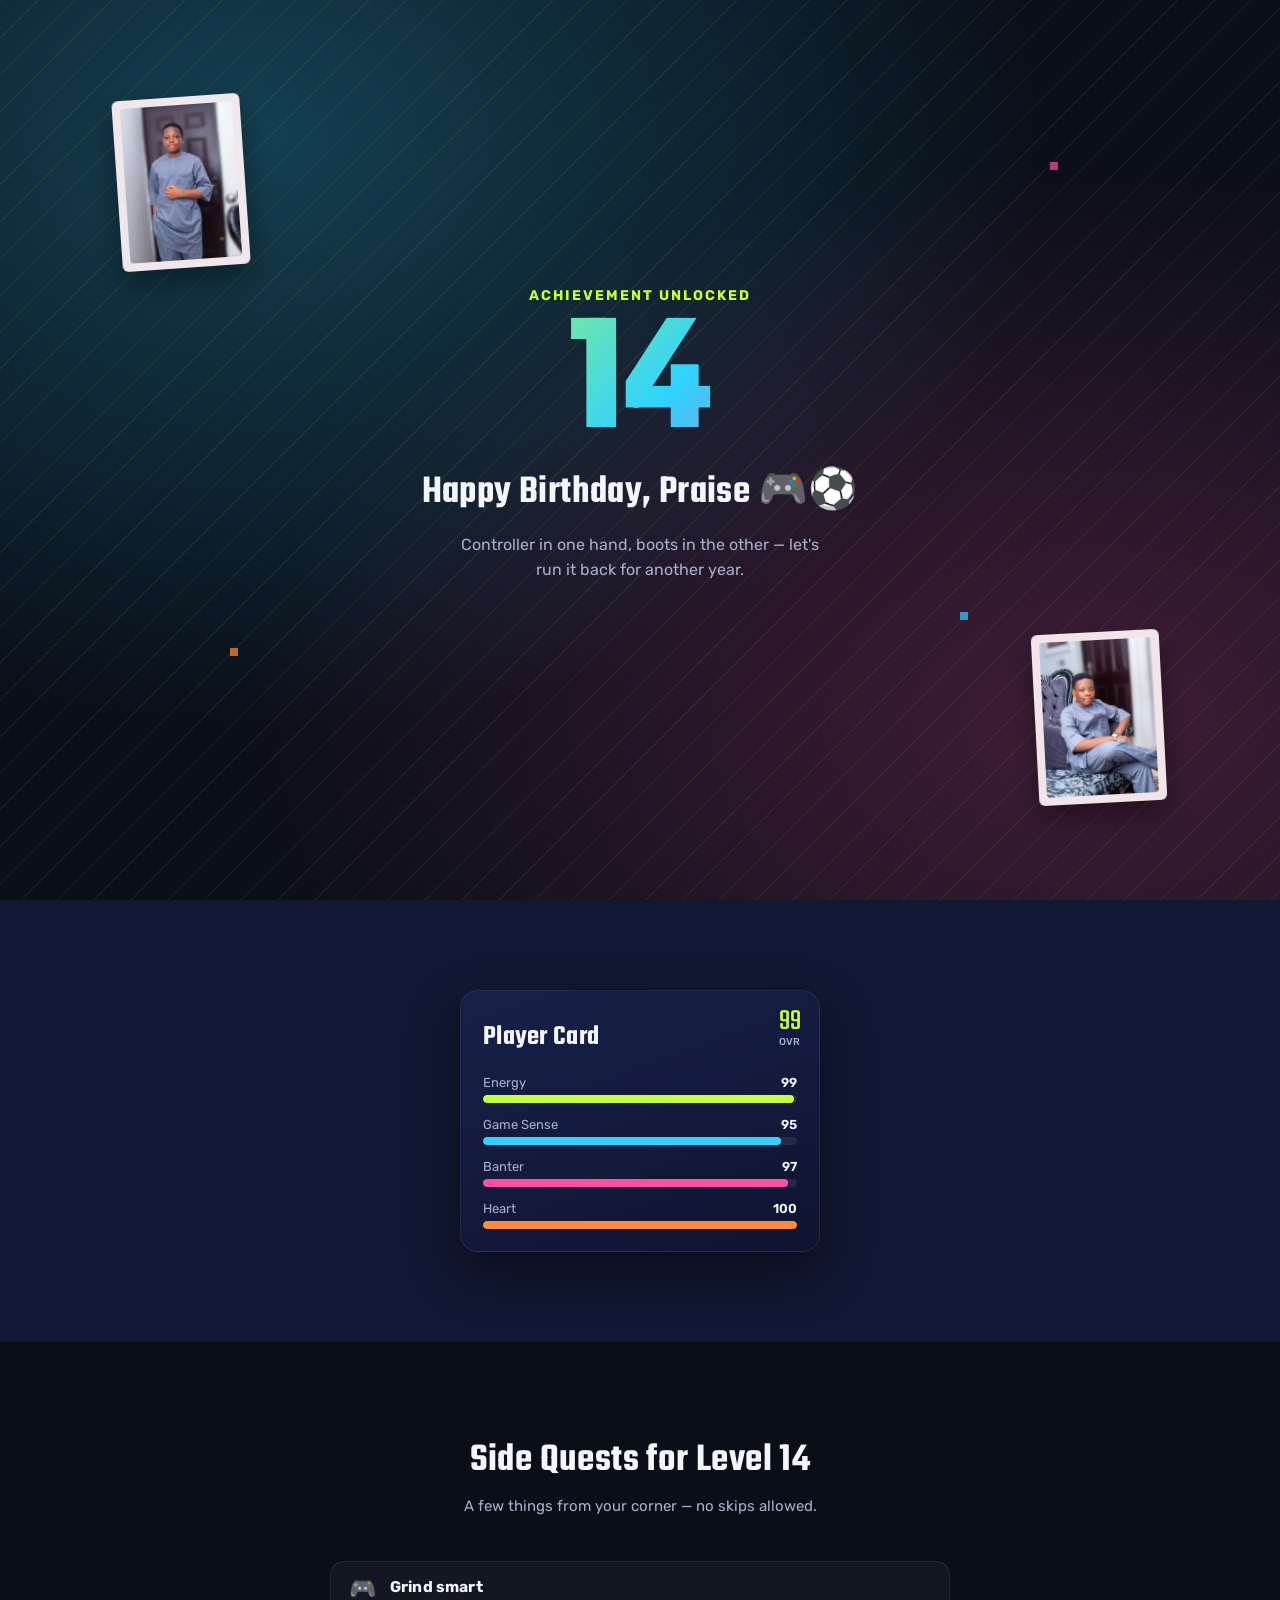
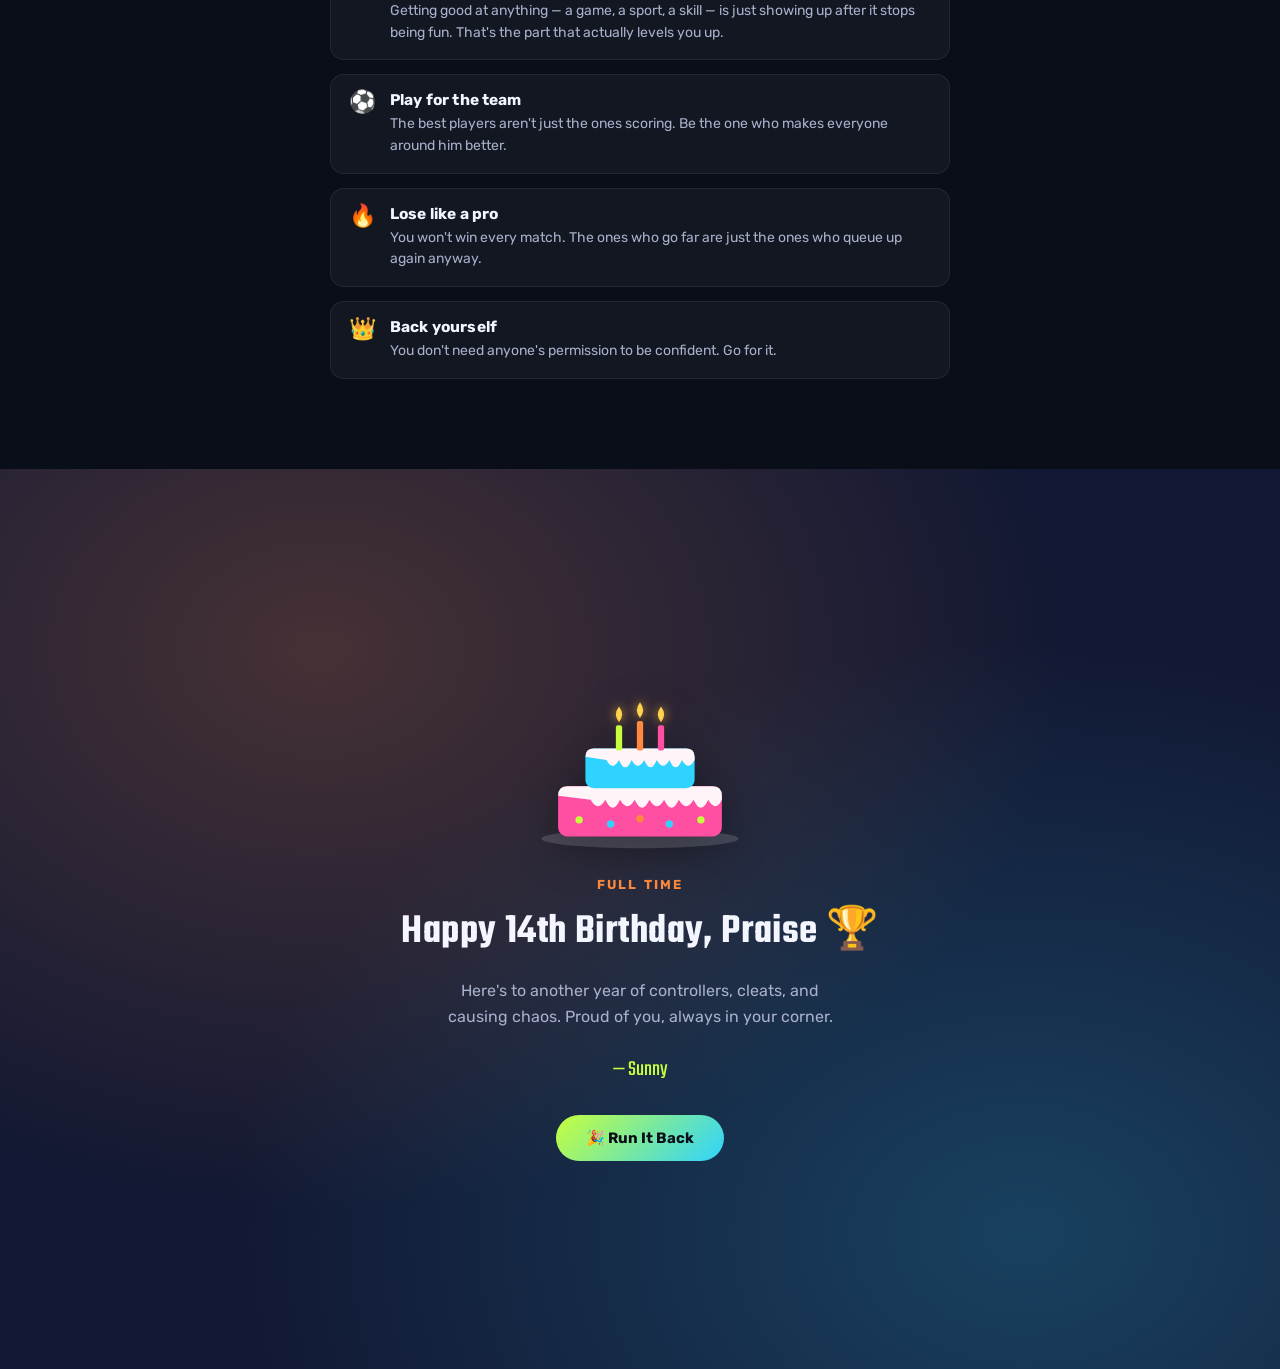
<file: index.html>
<!DOCTYPE html>
<html lang="en">

<head>
  <meta charset="UTF-8">
  <meta name="viewport" content="width=device-width, initial-scale=1, viewport-fit=cover">
  <title>Level 14 Unlocked 🎮⚽</title>
  <link rel="preconnect" href="https://fonts.googleapis.com">
  <link rel="preconnect" href="https://fonts.gstatic.com" crossorigin>
  <link
    href="https://fonts.googleapis.com/css2?family=Teko:wght@500;600;700&family=Rubik:wght@400;500;700;800&display=swap"
    rel="stylesheet">
  <link rel="stylesheet" href="styles.css">
</head>

<body>

  <section id="hero">
    <div class="spark" style="left:12%;top:22%;background:var(--lime);animation-delay:0s;"></div>
    <div class="spark" style="left:82%;top:18%;background:var(--pink);animation-delay:1.2s;"></div>
    <div class="spark" style="left:75%;top:68%;background:var(--blue);animation-delay:2.1s;"></div>
    <div class="spark" style="left:18%;top:72%;background:var(--orange);animation-delay:.6s;"></div>

    <figure class="corner-photo corner-tl" data-slot="add photos/praise-1.jpg">
      <img src="photos/praise-1.jpg" alt="Praise">
    </figure>
    <figure class="corner-photo corner-br" data-slot="add photos/praise-4.jpg">
      <img src="photos/praise-2.jpg" alt="Praise">
    </figure>

    <div class="wrap">
      <div class="sequence">
        <div class="scene scene-match">
          <p class="eyebrow">Full Time Whistle</p>
          <div class="score">3<span>–</span>2</div>
          <p class="score-label">Real Madrid vs Barcelona</p>
          <p class="motm">⭐ Praise's hat-trick of long-range screamers wins it for Madrid</p>
        </div>
        <div class="scene scene-xp">
          <p class="eyebrow">Hat-Trick Bonus</p>
          <p class="xp-gain">+2,400 XP</p>
          <div class="xp-track">
            <div class="xp-fill"></div>
          </div>
          <p class="xp-label">LEVEL 13 → LEVEL 14</p>
        </div>
        <div class="scene scene-level">
          <p class="eyebrow">Achievement Unlocked</p>
          <h1 class="level">14</h1>
          <h2 class="hero-title">Happy Birthday, Praise 🎮⚽</h2>
          <p class="hero-sub">Controller in one hand, boots in the other — let's run it back for another year.</p>
        </div>
      </div>
    </div>
  </section>

  <section id="card">
    <div class="card-box">
      <div class="ovr">99<span>OVR</span></div>
      <h2>Player Card</h2>
      <div class="stat">
        <div class="stat-row"><span>Energy</span><b>99</b></div>
        <div class="bar-track">
          <div class="bar-fill" style="--w:99%;--c:var(--lime);"></div>
        </div>
      </div>
      <div class="stat">
        <div class="stat-row"><span>Game Sense</span><b>95</b></div>
        <div class="bar-track">
          <div class="bar-fill" style="--w:95%;--c:var(--blue);"></div>
        </div>
      </div>
      <div class="stat">
        <div class="stat-row"><span>Banter</span><b>97</b></div>
        <div class="bar-track">
          <div class="bar-fill" style="--w:97%;--c:var(--pink);"></div>
        </div>
      </div>
      <div class="stat">
        <div class="stat-row"><span>Heart</span><b>100</b></div>
        <div class="bar-track">
          <div class="bar-fill" style="--w:100%;--c:var(--orange);"></div>
        </div>
      </div>
    </div>
  </section>

  <section id="quests">
    <div class="wrap">
      <div class="section-head">
        <h2>Side Quests for Level 14</h2>
        <p>A few things from your corner — no skips allowed.</p>
      </div>
      <div class="quest-list">
        <div class="quest">
          <span class="icon">🎮</span>
          <div>
            <h3>Grind smart</h3>
            <p>Getting good at anything — a game, a sport, a skill — is just showing up after it stops being fun. That's
              the part that actually levels you up.</p>
          </div>
        </div>
        <div class="quest">
          <span class="icon">⚽</span>
          <div>
            <h3>Play for the team</h3>
            <p>The best players aren't just the ones scoring. Be the one who makes everyone around him better.</p>
          </div>
        </div>
        <div class="quest">
          <span class="icon">🔥</span>
          <div>
            <h3>Lose like a pro</h3>
            <p>You won't win every match. The ones who go far are just the ones who queue up again anyway.</p>
          </div>
        </div>
        <div class="quest">
          <span class="icon">👑</span>
          <div>
            <h3>Back yourself</h3>
            <p>You don't need anyone's permission to be confident. Go for it.</p>
          </div>
        </div>
      </div>
    </div>
  </section>

  <section id="finale">
    <div class="confetti go" id="confetti">
      <span style="left:5%; background:var(--lime); animation-delay:0s;"></span>
      <span style="left:14%; background:var(--pink); animation-delay:.15s;"></span>
      <span style="left:23%; background:var(--blue); animation-delay:.05s;"></span>
      <span style="left:33%; background:var(--orange); animation-delay:.25s;"></span>
      <span style="left:44%; background:var(--lime); animation-delay:.1s;"></span>
      <span style="left:54%; background:var(--pink); animation-delay:.3s;"></span>
      <span style="left:63%; background:var(--blue); animation-delay:0s;"></span>
      <span style="left:72%; background:var(--orange); animation-delay:.2s;"></span>
      <span style="left:81%; background:var(--lime); animation-delay:.35s;"></span>
      <span style="left:90%; background:var(--pink); animation-delay:.15s;"></span>
      <span style="left:38%; background:var(--blue); animation-delay:.4s;"></span>
      <span style="left:68%; background:var(--orange); animation-delay:.08s;"></span>
    </div>
    <div class="wrap">
      <svg class="cake" viewBox="0 0 200 170" role="img" aria-label="Birthday cake with lit candles"
        xmlns="http://www.w3.org/2000/svg">
        <!-- plate -->
        <ellipse cx="100" cy="154" rx="94" ry="9" fill="rgba(255,255,255,.14)" />
        <!-- bottom tier -->
        <rect x="22" y="104" width="156" height="48" rx="9" fill="var(--pink)" />
        <path
          d="M22 113 q0 -9 9 -9 h138 q9 0 9 9 v4 q-6 12 -13 0 q-7 15 -14 0 q-7 12 -14 0 q-7 15 -14 0 q-7 12 -14 0 q-7 15 -14 0 q-7 12 -14 0 q-7 15 -14 0 q-7 12 -14 0 z"
          fill="#fff5f8" />
        <circle cx="42" cy="136" r="3.5" fill="var(--lime)" />
        <circle cx="72" cy="140" r="3.5" fill="var(--blue)" />
        <circle cx="100" cy="135" r="3.5" fill="var(--orange)" />
        <circle cx="128" cy="140" r="3.5" fill="var(--blue)" />
        <circle cx="158" cy="136" r="3.5" fill="var(--lime)" />
        <!-- top tier -->
        <rect x="48" y="68" width="104" height="38" rx="8" fill="var(--blue)" />
        <path
          d="M48 76 q0 -8 8 -8 h88 q8 0 8 8 v3 q-6 11 -12 0 q-6 14 -12 0 q-6 11 -12 0 q-6 14 -12 0 q-6 11 -12 0 q-6 14 -12 0 q-6 11 -12 0 z"
          fill="#fff5f8" />
        <!-- candles -->
        <rect x="77" y="46" width="6" height="24" rx="2" fill="var(--lime)" />
        <rect x="97" y="42" width="6" height="28" rx="2" fill="var(--orange)" />
        <rect x="117" y="46" width="6" height="24" rx="2" fill="var(--pink)" />
        <!-- flames -->
        <path class="flame" style="animation-delay:0s" d="M80 28 q-6 8 0 15 q6 -7 0 -15z" fill="#ffd34d" />
        <path class="flame" style="animation-delay:.25s" d="M100 24 q-6 8 0 15 q6 -7 0 -15z" fill="#ffd34d" />
        <path class="flame" style="animation-delay:.5s" d="M120 28 q-6 8 0 15 q6 -7 0 -15z" fill="#ffd34d" />
      </svg>
      <p class="finale-eyebrow">Full Time</p>
      <h2>Happy 14th Birthday, Praise 🏆</h2>
      <p class="msg">Here's to another year of controllers, cleats, and causing chaos. Proud of you, always in your
        corner.</p>
      <p class="sig">— Sunny</p>
      <button class="go-btn" id="celebrate" type="button">🎉 Run It Back</button>
    </div>
  </section>

  <script src="script.js"></script>
</body>

</html>
</file>
<file: styles.css>
:root{
  --bg:#0a0e18; --bg2:#121833;
  --lime:#c6ff3c; --blue:#2fd3ff; --pink:#ff4fa3; --orange:#ff8a3d;
  --text:#f4f6ff; --muted:#a9b0cc;
  --font-d:'Teko',Impact,'Arial Narrow',sans-serif;
  --font-b:'Rubik',-apple-system,'Segoe UI',sans-serif;
}
@media (prefers-color-scheme: dark){ :root:not([data-theme="light"]){ --bg:#0a0e18; } }
:root[data-theme="dark"]{ --bg:#0a0e18; }
*{ box-sizing:border-box; }
html,body{ margin:0; padding:0; }
body{
  background:var(--bg); color:var(--text); font-family:var(--font-b);
  overflow-x:hidden; width:100%;
  padding-top:env(safe-area-inset-top,0px); padding-bottom:env(safe-area-inset-bottom,0px);
}
h1,h2,h3{ font-family:var(--font-d); margin:0; font-weight:600; letter-spacing:.01em; }
p{ margin:0; }
section{ position:relative; width:100%; overflow:hidden; padding:90px 20px; }
.wrap{ width:100%; max-width:620px; margin:0 auto; text-align:center; }

/* ---------- HERO ---------- */
#hero{
  min-height:100svh; display:flex; align-items:center; justify-content:center;
  background:
    repeating-linear-gradient(135deg, rgba(198,255,60,.05) 0 2px, transparent 2px 26px),
    radial-gradient(ellipse at 20% 15%, rgba(47,211,255,.25), transparent 55%),
    radial-gradient(ellipse at 85% 80%, rgba(255,79,163,.22), transparent 55%),
    var(--bg);
}
.spark{ position:absolute; width:8px; height:8px; opacity:.7; animation:float 7s ease-in-out infinite; }
@keyframes float{ 0%,100%{ transform:translateY(0) rotate(0deg);} 50%{ transform:translateY(-26px) rotate(45deg);} }

.corner-photo{
  position:absolute; z-index:3; width:clamp(84px,22vw,128px); aspect-ratio:3/4;
  padding:8px; border-radius:6px; background:rgba(255,245,248,.93);
  box-shadow:0 14px 30px rgba(0,0,0,.4);
}
.corner-photo img{ display:block; width:100%; height:100%; object-fit:cover; border-radius:3px; background:#1b2340; }
.corner-photo.is-empty{
  background:rgba(255,255,255,.06); border:2px dashed rgba(198,255,60,.45); box-shadow:none;
  display:flex; align-items:center; justify-content:center;
}
.corner-photo.is-empty img{ display:none; }
.corner-photo.is-empty::after{
  content:attr(data-slot); font-size:10.5px; color:var(--lime); text-align:center; padding:0 6px; opacity:.85; line-height:1.4;
}
.corner-tl{ top:9%; left:6%; transform:rotate(-4deg); }
.corner-tr{ top:7%; right:6%; transform:rotate(4deg); }
.corner-bl{ bottom:11%; left:5%; transform:rotate(3deg); }
.corner-br{ bottom:9%; right:6%; transform:rotate(-3deg); }
@media (max-width:480px){ .corner-photo{ width:clamp(70px,20vw,100px); padding:6px; } }

.eyebrow{ font-size:14px; letter-spacing:.14em; color:var(--lime); font-weight:700; text-transform:uppercase; margin-bottom:10px; }
.level{
  font-size:clamp(90px,26vw,170px); line-height:.85; font-weight:700;
  background:linear-gradient(135deg,var(--lime),var(--blue) 55%,var(--pink));
  -webkit-background-clip:text; background-clip:text; color:transparent; margin:0 0 6px;
}
.hero-title{ font-size:clamp(26px,6vw,40px); font-weight:600; margin-bottom:12px; }
.hero-sub{ font-size:16px; color:var(--muted); max-width:380px; margin:0 auto 30px; line-height:1.55; }
.xp-track{ width:min(300px,80%); height:10px; margin:0 auto; border-radius:999px; background:rgba(255,255,255,.1); overflow:hidden; }
.xp-fill{ height:100%; width:0%; border-radius:999px; background:linear-gradient(90deg,var(--lime),var(--blue)); animation:fillXP 1.6s 2.6s ease forwards; }
@keyframes fillXP{ to{ width:100%; } }
.xp-label{ font-size:12px; color:var(--muted); margin-top:8px; letter-spacing:.06em; }

.sequence{ position:relative; min-height:clamp(240px,40vh,360px); width:100%; }
.scene{ position:absolute; inset:0; display:flex; flex-direction:column; align-items:stretch; justify-content:center; opacity:0; }
.scene-match{ animation:sceneFade 2.6s ease forwards; }
.scene-xp{ animation:sceneFade 3s 2.3s ease forwards; }
.scene-level{ animation:sceneIn .9s 5.1s ease forwards; transform:scale(.92); }
@keyframes sceneFade{ 0%{opacity:0;} 10%{opacity:1;} 85%{opacity:1;} 100%{opacity:0;} }
@keyframes sceneIn{ to{ opacity:1; transform:scale(1); } }
.score{ font-family:var(--font-d); font-size:clamp(58px,14vw,88px); line-height:1; }
.score span{ color:var(--muted); margin:0 10px; font-size:.6em; }
.score-label{ color:var(--muted); font-size:14px; letter-spacing:.08em; margin-top:6px; }
.motm{ margin-top:14px; font-size:14px; color:var(--lime); font-weight:700; }
.xp-gain{ font-family:var(--font-d); font-size:clamp(38px,9vw,54px); color:var(--blue); margin-bottom:4px; }

/* ---------- PLAYER CARD ---------- */
#card{ background:var(--bg2); }
.card-box{
  max-width:360px; margin:0 auto; border-radius:18px; padding:26px 22px 22px;
  background:linear-gradient(160deg,#182048,#0e1430);
  border:1px solid rgba(255,255,255,.08); box-shadow:0 20px 50px rgba(0,0,0,.45);
  position:relative;
}
.ovr{
  position:absolute; top:16px; right:18px; font-family:var(--font-d); font-size:30px; color:var(--lime);
  line-height:1;
}
.ovr span{ display:block; font-family:var(--font-b); font-size:10px; color:var(--muted); font-weight:500; }
.card-box h2{ font-size:28px; text-align:left; margin-bottom:18px; }
.stat{ text-align:left; margin-bottom:14px; }
.stat:last-child{ margin-bottom:0; }
.stat-row{ display:flex; justify-content:space-between; font-size:13px; color:var(--muted); margin-bottom:5px; }
.stat-row b{ color:var(--text); font-weight:600; }
.bar-track{ height:8px; border-radius:999px; background:rgba(255,255,255,.08); overflow:hidden; }
.bar-fill{ height:100%; width:var(--w); border-radius:999px; background:var(--c); animation:fillBar 1.4s ease forwards; transform-origin:left; }
@keyframes fillBar{ from{ transform:scaleX(0); } to{ transform:scaleX(1); } }

/* ---------- QUESTS ---------- */
#quests{ background:var(--bg); }
.section-head{ margin-bottom:46px; }
.section-head h2{ font-size:clamp(30px,6vw,40px); }
.section-head p{ color:var(--muted); margin-top:8px; font-size:15px; }
.quest-list{ display:grid; gap:14px; text-align:left; }
.quest{
  display:flex; gap:14px; align-items:flex-start; padding:16px 18px; border-radius:14px;
  background:rgba(255,255,255,.04); border:1px solid rgba(255,255,255,.07);
}
.quest .icon{ font-size:22px; line-height:1; }
.quest h3{ font-family:var(--font-b); font-size:15.5px; font-weight:700; margin-bottom:4px; }
.quest p{ font-size:14px; color:var(--muted); line-height:1.55; }

/* ---------- FINALE ---------- */
#finale{
  min-height:100svh; display:flex; align-items:center; justify-content:center;
  background:
    radial-gradient(ellipse at 25% 20%, rgba(255,138,61,.22), transparent 55%),
    radial-gradient(ellipse at 80% 85%, rgba(47,211,255,.22), transparent 55%),
    var(--bg2);
}
.cake{ display:block; width:clamp(150px,42vw,210px); height:auto; margin:0 auto 22px; filter:drop-shadow(0 10px 22px rgba(0,0,0,.4)); }
.flame{
  transform-box:fill-box; transform-origin:50% 100%;
  animation:flicker 1.1s ease-in-out infinite;
  filter:drop-shadow(0 0 5px rgba(255,190,60,.9));
}
@keyframes flicker{
  0%,100%{ transform:scale(1,1) rotate(-2deg); }
  50%{ transform:scale(.88,1.12) rotate(3deg); }
}
.finale-eyebrow{ font-size:13px; letter-spacing:.16em; color:var(--orange); font-weight:700; text-transform:uppercase; margin-bottom:10px; }
#finale h2{ font-size:clamp(28px,6vw,42px); margin-bottom:16px; }
#finale p.msg{ font-size:16px; color:var(--muted); max-width:400px; margin:0 auto 24px; line-height:1.6; }
.sig{ font-family:var(--font-d); font-size:22px; color:var(--lime); margin-bottom:30px; }
.go-btn{
  background:linear-gradient(135deg,var(--lime),var(--blue));
  color:#0a0e18; border:none; padding:14px 30px; border-radius:999px;
  font-family:var(--font-b); font-weight:700; font-size:15px; cursor:pointer;
}
.confetti{ position:absolute; inset:0; pointer-events:none; overflow:hidden; }
.confetti span{
  position:absolute; top:-5%; width:8px; height:14px; opacity:0;
  border-radius:2px;
}
.confetti.go span{ animation:drop 1.6s ease-in forwards; }
@keyframes drop{ 0%{ opacity:1; transform:translateY(0) rotate(0deg);} 100%{ opacity:0; transform:translateY(110vh) rotate(360deg);} }

@media (prefers-reduced-motion:reduce){
  .spark,.xp-fill,.bar-fill,.confetti.go span,.scene,.flame{ animation:none !important; }
  .xp-fill{ width:100%; } .bar-fill{ transform:scaleX(1); }
  .scene-match,.scene-xp{ display:none; }
  .scene-level{ position:static; opacity:1; transform:none; }
  .sequence{ min-height:auto; }
}
</file>
